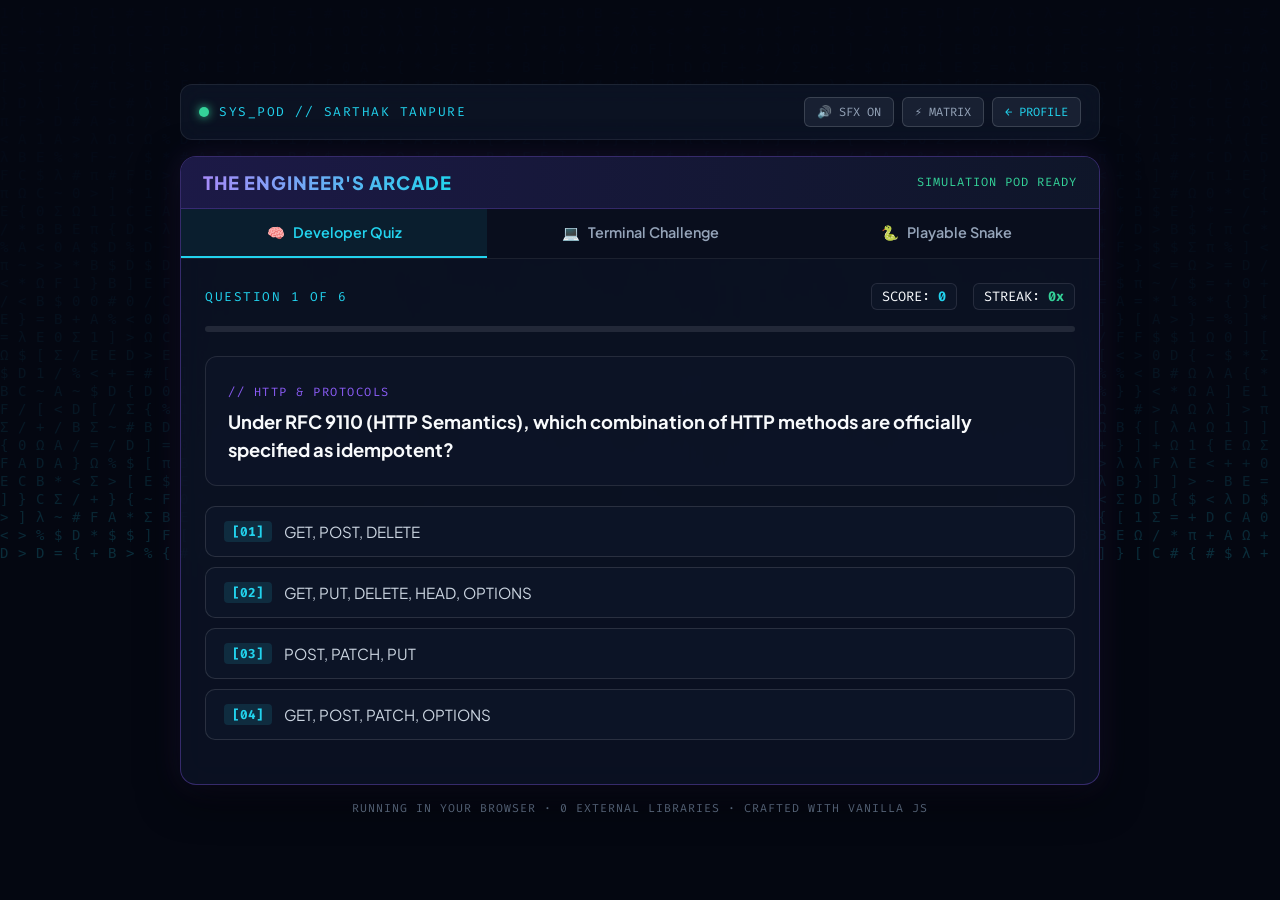
<file: index.html>
<!doctype html>
<html lang="en">
  <head>
    <meta charset="utf-8" />
    <meta http-equiv="refresh" content="0; url=arcade/" />
    <title>The Engineer's Arcade — Sarthak Tanpure</title>
    <script>
      const target = "arcade/" + (window.location.search || "");
      window.location.replace(target);
    </script>
  </head>
  <body style="background-color: #060913; color: #22d3ee; font-family: monospace; display: flex; justify-content: center; align-items: center; height: 100vh; margin: 0;">
    <p>Launching The Engineer's Arcade... <a href="arcade/" style="color: #a78bfa;">Click here if not redirected</a>.</p>
  </body>
</html>
</file>
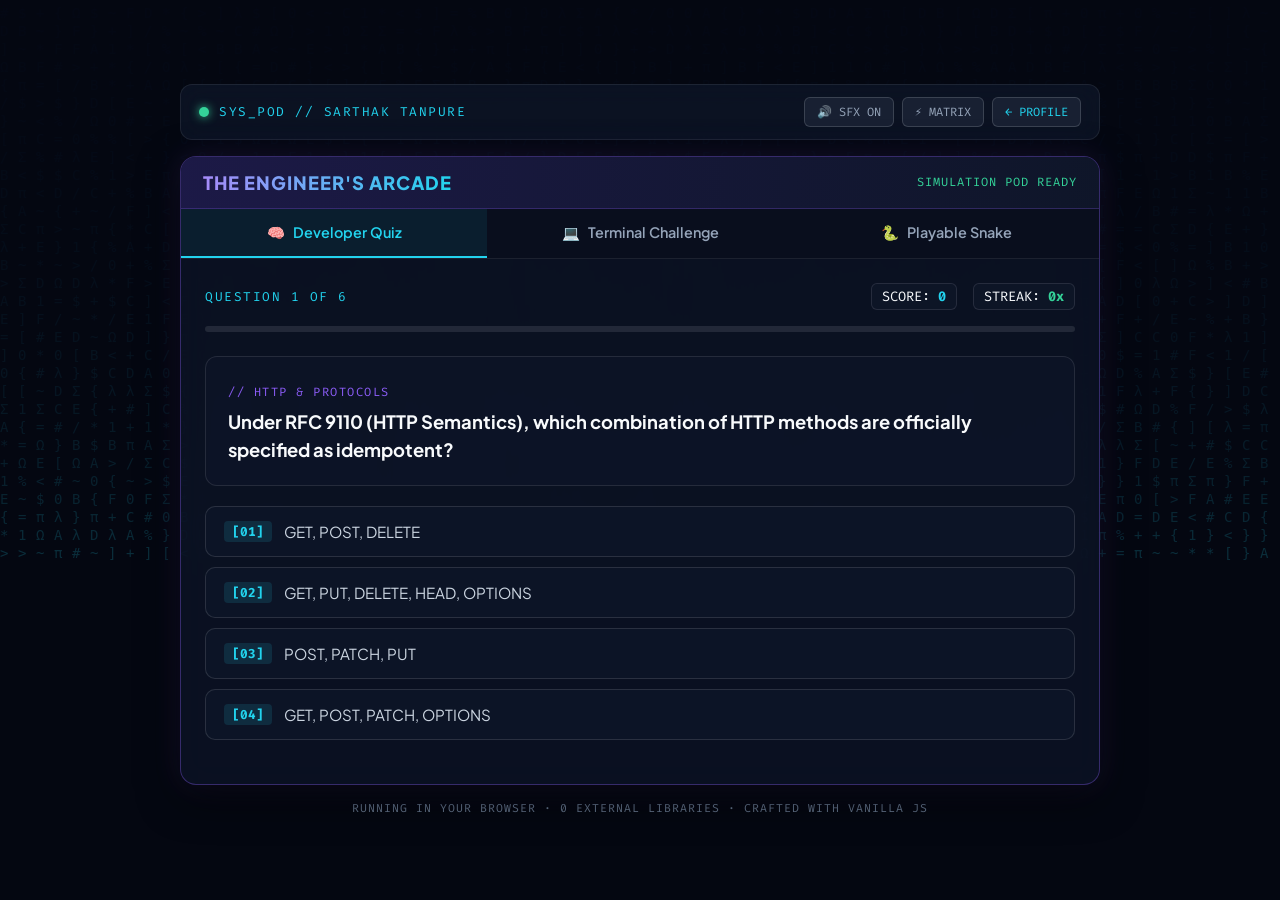
<file: arcade/index.html>
<!doctype html>
<html lang="en">
  <head>
    <meta charset="utf-8" />
    <meta name="viewport" content="width=device-width, initial-scale=1" />
    <title>The Engineer's Arcade — Sarthak Tanpure</title>
    <meta name="description" content="Interactive browser engineering simulation & games by Sarthak Tanpure. Featuring Developer Quiz, Terminal Challenge, and Playable Snake." />
    <link rel="preconnect" href="https://fonts.googleapis.com" />
    <link rel="preconnect" href="https://fonts.gstatic.com" crossorigin />
    <link href="https://fonts.googleapis.com/css2?family=Fira+Code:wght@400;500;600;700&family=Plus+Jakarta+Sans:wght@400;600;700;800&display=swap" rel="stylesheet" />
    <link rel="stylesheet" href="style.css" />
  </head>
  <body>
    <!-- Background Canvas for Matrix Rain -->
    <canvas id="matrixCanvas"></canvas>

    <div class="arcade-wrapper">
      <!-- Header HUD -->
      <header class="arcade-header">
        <div class="header-left">
          <div class="status-pulse"></div>
          <span class="mono eyebrow">SYS_POD // SARTHAK TANPURE</span>
        </div>
        <div class="header-controls">
          <button id="audioToggle" class="btn-ctrl" title="Toggle Sound FX">🔊 SFX ON</button>
          <button id="matrixToggle" class="btn-ctrl" title="Toggle Matrix Rain">⚡ MATRIX</button>
          <a href="../README.md" class="btn-ctrl link-btn">← PROFILE</a>
        </div>
      </header>

      <!-- Main Arcade Container -->
      <main class="arcade-card">
        <div class="marquee-bar">
          <span class="marquee-title">THE ENGINEER'S ARCADE</span>
          <span class="mono marquee-status">SIMULATION POD READY</span>
        </div>

        <!-- Mode Selector Tabs -->
        <nav class="mode-tabs">
          <button class="tab-btn active" data-game="quiz">
            <span class="tab-icon">🧠</span>
            <span class="tab-text">Developer Quiz</span>
          </button>
          <button class="tab-btn" data-game="terminal">
            <span class="tab-icon">💻</span>
            <span class="tab-text">Terminal Challenge</span>
          </button>
          <button class="tab-btn" data-game="snake">
            <span class="tab-icon">🐍</span>
            <span class="tab-text">Playable Snake</span>
          </button>
        </nav>

        <!-- Dynamic Game Surface -->
        <section id="gameArea" class="game-area">
          <!-- Injected via JavaScript -->
        </section>
      </main>

      <!-- Footer Info -->
      <footer class="arcade-footer mono">
        <span>RUNNING IN YOUR BROWSER · 0 EXTERNAL LIBRARIES · CRAFTED WITH VANILLA JS</span>
      </footer>
    </div>

    <script src="app.js"></script>
  </body>
</html>
</file>
<file: arcade/style.css>
:root {
  --bg-primary: #060913;
  --bg-card: rgba(13, 21, 39, 0.75);
  --border-card: rgba(139, 92, 246, 0.35);
  --text-main: #f8fafc;
  --text-muted: #94a3b8;
  --accent-violet: #8b5cf6;
  --accent-cyan: #22d3ee;
  --accent-green: #34d399;
  --accent-rose: #f43f5e;
  --accent-amber: #fbbf24;
  --font-mono: 'Fira Code', monospace;
  --font-sans: 'Plus Jakarta Sans', sans-serif;
}

* {
  box-sizing: border-box;
  margin: 0;
  padding: 0;
}

body {
  background-color: var(--bg-primary);
  color: var(--text-main);
  font-family: var(--font-sans);
  min-height: 100vh;
  position: relative;
  overflow-x: hidden;
  display: flex;
  justify-content: center;
  align-items: center;
  padding: 20px;
}

#matrixCanvas {
  position: fixed;
  top: 0;
  left: 0;
  width: 100vw;
  height: 100vh;
  z-index: 0;
  opacity: 0.18;
  pointer-events: none;
}

.mono {
  font-family: var(--font-mono);
}

.arcade-wrapper {
  position: relative;
  z-index: 1;
  width: 100%;
  max-width: 920px;
  display: flex;
  flex-direction: column;
  gap: 16px;
}

/* Header */
.arcade-header {
  display: flex;
  justify-content: space-between;
  align-items: center;
  padding: 12px 18px;
  background: rgba(15, 23, 42, 0.7);
  backdrop-filter: blur(12px);
  border: 1px solid rgba(255, 255, 255, 0.08);
  border-radius: 12px;
}

.header-left {
  display: flex;
  align-items: center;
  gap: 10px;
}

.status-pulse {
  width: 10px;
  height: 10px;
  border-radius: 50%;
  background: var(--accent-green);
  box-shadow: 0 0 10px var(--accent-green);
  animation: pulse 2s infinite;
}

@keyframes pulse {
  0%, 100% { opacity: 0.4; transform: scale(0.9); }
  50% { opacity: 1; transform: scale(1.1); }
}

.eyebrow {
  font-size: 0.8rem;
  color: var(--accent-cyan);
  letter-spacing: 1.5px;
}

.header-controls {
  display: flex;
  gap: 8px;
}

.btn-ctrl {
  background: rgba(30, 41, 59, 0.7);
  border: 1px solid rgba(255, 255, 255, 0.15);
  color: var(--text-muted);
  font-family: var(--font-mono);
  font-size: 0.75rem;
  padding: 6px 12px;
  border-radius: 6px;
  cursor: pointer;
  transition: all 0.2s ease;
  text-decoration: none;
  display: inline-flex;
  align-items: center;
}

.btn-ctrl:hover {
  background: rgba(139, 92, 246, 0.25);
  border-color: var(--accent-violet);
  color: var(--text-main);
}

.link-btn {
  color: var(--accent-cyan);
}

/* Main Card */
.arcade-card {
  background: var(--bg-card);
  backdrop-filter: blur(16px);
  border: 1px solid var(--border-card);
  border-radius: 16px;
  box-shadow: 0 12px 40px rgba(0, 0, 0, 0.6), 0 0 30px rgba(139, 92, 246, 0.15);
  overflow: hidden;
  display: flex;
  flex-direction: column;
}

.marquee-bar {
  display: flex;
  justify-content: space-between;
  align-items: center;
  padding: 14px 22px;
  background: linear-gradient(90deg, rgba(30, 27, 75, 0.9), rgba(15, 23, 42, 0.9));
  border-bottom: 1px solid rgba(139, 92, 246, 0.25);
}

.marquee-title {
  font-weight: 800;
  font-size: 1.15rem;
  letter-spacing: 1px;
  background: linear-gradient(90deg, #a78bfa, #22d3ee);
  -webkit-background-clip: text;
  -webkit-text-fill-color: transparent;
}

.marquee-status {
  font-size: 0.75rem;
  color: var(--accent-green);
  letter-spacing: 1px;
}

/* Mode Tabs */
.mode-tabs {
  display: grid;
  grid-template-columns: repeat(3, 1fr);
  background: rgba(10, 15, 30, 0.85);
  border-bottom: 1px solid rgba(255, 255, 255, 0.08);
}

.tab-btn {
  background: none;
  border: none;
  border-bottom: 2px solid transparent;
  padding: 14px;
  color: var(--text-muted);
  font-family: var(--font-sans);
  font-weight: 600;
  font-size: 0.9rem;
  cursor: pointer;
  display: flex;
  align-items: center;
  justify-content: center;
  gap: 8px;
  transition: all 0.2s ease;
}

.tab-btn:hover {
  color: var(--text-main);
  background: rgba(255, 255, 255, 0.03);
}

.tab-btn.active {
  color: var(--accent-cyan);
  border-bottom-color: var(--accent-cyan);
  background: rgba(34, 211, 238, 0.08);
}

/* Game Surface */
.game-area {
  padding: 24px;
  min-height: 480px;
}

/* Quiz Styles */
.quiz-header {
  display: flex;
  justify-content: space-between;
  align-items: center;
  margin-bottom: 16px;
}

.quiz-progress-track {
  width: 100%;
  height: 6px;
  background: rgba(255, 255, 255, 0.1);
  border-radius: 3px;
  margin-bottom: 24px;
  overflow: hidden;
}

.quiz-progress-bar {
  height: 100%;
  background: linear-gradient(90deg, var(--accent-violet), var(--accent-cyan));
  transition: width 0.3s ease;
}

.quiz-hud {
  display: flex;
  gap: 16px;
  font-size: 0.85rem;
}

.quiz-hud span {
  background: rgba(15, 23, 42, 0.8);
  padding: 4px 10px;
  border-radius: 6px;
  border: 1px solid rgba(255, 255, 255, 0.1);
}

.question-box {
  background: rgba(15, 23, 42, 0.6);
  border: 1px solid rgba(255, 255, 255, 0.1);
  border-radius: 12px;
  padding: 22px;
  margin-bottom: 20px;
}

.question-tag {
  font-size: 0.75rem;
  color: var(--accent-violet);
  letter-spacing: 1.5px;
  margin-bottom: 8px;
  display: inline-block;
}

.question-text {
  font-size: 1.15rem;
  font-weight: 700;
  line-height: 1.5;
  color: var(--text-main);
}

.options-grid {
  display: flex;
  flex-direction: column;
  gap: 10px;
  margin-bottom: 20px;
}

.option-btn {
  background: rgba(15, 23, 42, 0.7);
  border: 1px solid rgba(255, 255, 255, 0.12);
  color: #cbd5e1;
  font-family: var(--font-sans);
  font-size: 0.95rem;
  padding: 14px 18px;
  border-radius: 10px;
  cursor: pointer;
  text-align: left;
  transition: all 0.2s ease;
  display: flex;
  align-items: center;
  gap: 12px;
}

.option-btn:hover:not(:disabled) {
  border-color: var(--accent-cyan);
  background: rgba(34, 211, 238, 0.08);
  color: var(--text-main);
  transform: translateX(4px);
}

.option-key {
  font-family: var(--font-mono);
  font-size: 0.8rem;
  font-weight: 700;
  color: var(--accent-cyan);
  background: rgba(34, 211, 238, 0.12);
  padding: 2px 8px;
  border-radius: 4px;
}

.option-btn.correct {
  border-color: var(--accent-green);
  background: rgba(52, 211, 153, 0.15);
  color: var(--accent-green);
}

.option-btn.wrong {
  border-color: var(--accent-rose);
  background: rgba(244, 63, 94, 0.15);
  color: var(--accent-rose);
}

.explanation-card {
  padding: 16px;
  border-radius: 10px;
  background: rgba(15, 23, 42, 0.9);
  border-left: 4px solid var(--accent-cyan);
  font-size: 0.9rem;
  line-height: 1.5;
  color: var(--text-muted);
  margin-bottom: 20px;
  animation: fadeIn 0.3s ease;
}

.btn-next {
  background: linear-gradient(90deg, var(--accent-violet), var(--accent-cyan));
  border: none;
  color: #060913;
  font-weight: 700;
  font-size: 0.95rem;
  padding: 12px 24px;
  border-radius: 8px;
  cursor: pointer;
  transition: all 0.2s ease;
}

.btn-next:hover {
  box-shadow: 0 0 20px rgba(34, 211, 238, 0.5);
  transform: translateY(-2px);
}

/* Terminal Styles */
.terminal-window {
  background: #090e1a;
  border: 1px solid #1e293b;
  border-radius: 10px;
  height: 440px;
  display: flex;
  flex-direction: column;
  overflow: hidden;
  box-shadow: inset 0 0 30px rgba(0, 0, 0, 0.7);
}

.terminal-topbar {
  background: #111827;
  padding: 8px 14px;
  border-bottom: 1px solid #1f2937;
  display: flex;
  align-items: center;
  justify-content: space-between;
}

.term-dots {
  display: flex;
  gap: 6px;
}

.term-dot {
  width: 9px;
  height: 9px;
  border-radius: 50%;
}

.term-dot.r { background: #ef4444; }
.term-dot.y { background: #f59e0b; }
.term-dot.g { background: #10b981; }

.term-title {
  font-size: 0.75rem;
  color: #64748b;
}

.terminal-body {
  padding: 16px;
  flex: 1;
  overflow-y: auto;
  font-family: var(--font-mono);
  font-size: 0.88rem;
  line-height: 1.6;
}

.term-line {
  margin-bottom: 6px;
  word-break: break-word;
}

.term-prompt {
  color: var(--accent-green);
  font-weight: 600;
}

.term-cmd {
  color: var(--text-main);
}

.term-out {
  color: #94a3b8;
  margin-bottom: 8px;
}

.term-out.cyan { color: var(--accent-cyan); }
.term-out.violet { color: #a78bfa; }
.term-out.green { color: var(--accent-green); }
.term-out.rose { color: var(--accent-rose); }

.terminal-input-row {
  display: flex;
  align-items: center;
  margin-top: 6px;
}

.terminal-input {
  flex: 1;
  background: transparent;
  border: none;
  outline: none;
  color: #f8fafc;
  font-family: var(--font-mono);
  font-size: 0.88rem;
  padding-left: 8px;
}

/* Snake Game Styles */
.snake-container {
  display: flex;
  flex-direction: column;
  align-items: center;
  gap: 16px;
}

.snake-hud {
  display: flex;
  justify-content: space-between;
  width: 100%;
  max-width: 440px;
  font-family: var(--font-mono);
  font-size: 0.9rem;
}

.snake-hud span {
  background: rgba(15, 23, 42, 0.8);
  padding: 6px 14px;
  border-radius: 6px;
  border: 1px solid rgba(255, 255, 255, 0.1);
}

#snakeCanvas {
  background: #090e1a;
  border: 2px solid rgba(52, 211, 153, 0.4);
  border-radius: 10px;
  box-shadow: 0 0 25px rgba(52, 211, 153, 0.2);
}

.snake-controls {
  display: flex;
  flex-direction: column;
  align-items: center;
  gap: 6px;
  margin-top: 10px;
}

.dpad-row {
  display: flex;
  gap: 6px;
}

.dpad-btn {
  width: 46px;
  height: 46px;
  background: rgba(30, 41, 59, 0.8);
  border: 1px solid rgba(255, 255, 255, 0.15);
  border-radius: 8px;
  color: var(--accent-cyan);
  font-size: 1.2rem;
  cursor: pointer;
  display: flex;
  align-items: center;
  justify-content: center;
  user-select: none;
}

.dpad-btn:active {
  background: var(--accent-cyan);
  color: #060913;
}

/* Footer */
.arcade-footer {
  text-align: center;
  font-size: 0.72rem;
  color: #64748b;
  letter-spacing: 1px;
}

@keyframes fadeIn {
  from { opacity: 0; transform: translateY(6px); }
  to { opacity: 1; transform: translateY(0); }
}

@media (max-width: 640px) {
  body { padding: 10px; }
  .mode-tabs { grid-template-columns: 1fr; }
  .tab-btn { justify-content: flex-start; padding: 10px 16px; }
  .game-area { padding: 14px; }
  #snakeCanvas { width: 100%; height: auto; }
}
</file>
